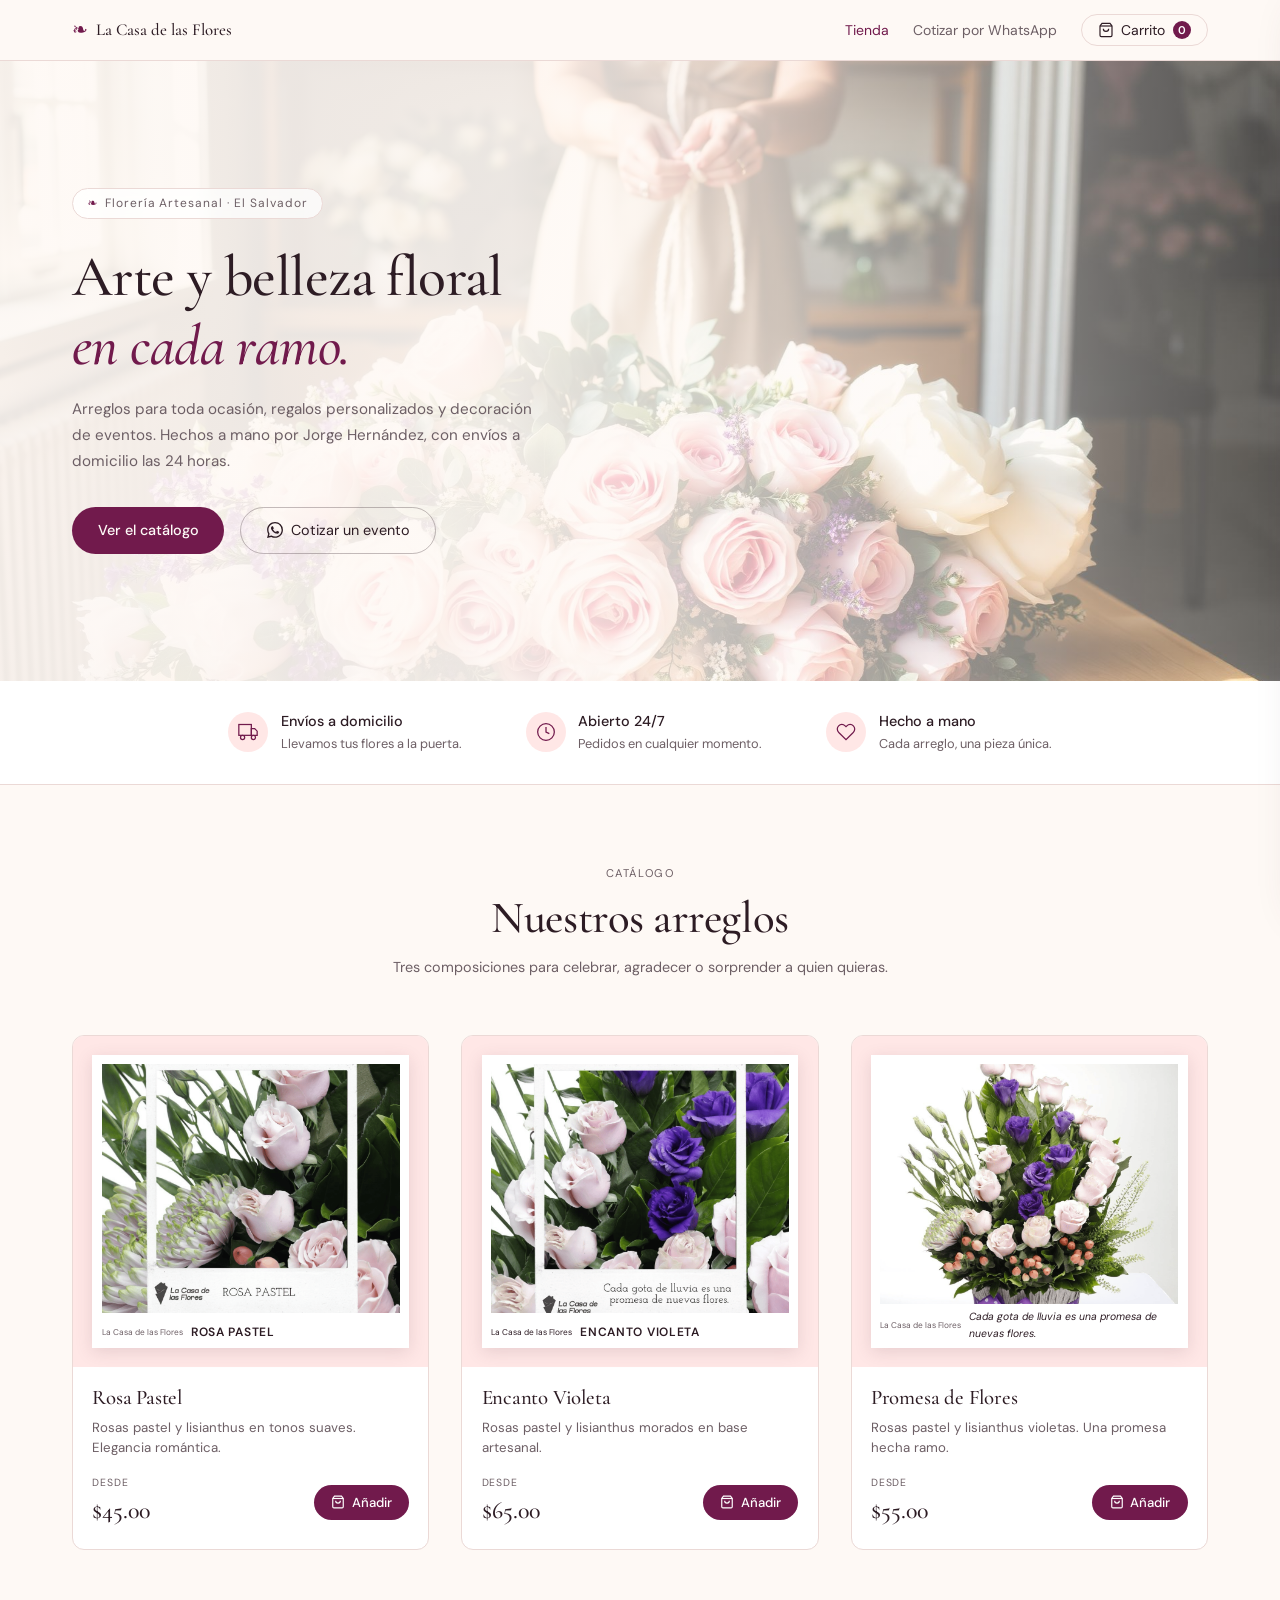
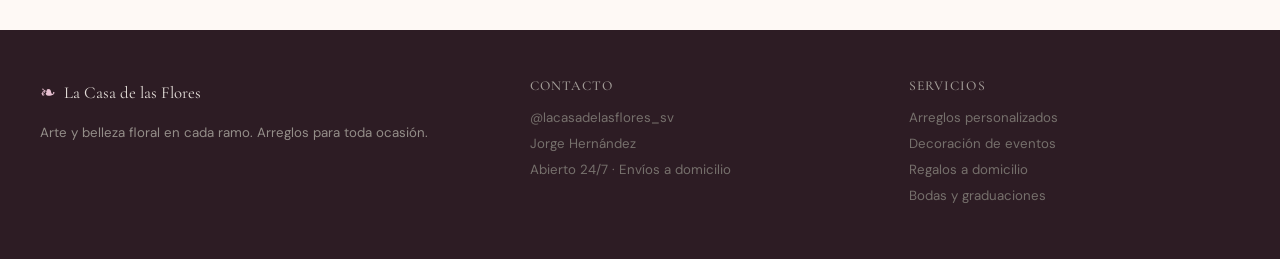
<file: index.html>
<!DOCTYPE html>
<html lang="es">
<head>
  <meta charset="UTF-8">
  <meta name="viewport" content="width=device-width, initial-scale=1.0">
  <title>La Casa de las Flores | Florería Artesanal</title>
  <link rel="preconnect" href="https://fonts.googleapis.com">
  <link rel="preconnect" href="https://fonts.gstatic.com" crossorigin>
  <link href="https://fonts.googleapis.com/css2?family=Cormorant+Garamond:ital,wght@0,400;0,500;0,600;1,400;1,600&family=DM+Sans:wght@300;400;500&display=swap" rel="stylesheet">
  <link rel="stylesheet" href="style.css">
  <link rel="icon" type="image/png" href="img/minilogo.png?v=1">
</head>
<body>

  <header class="nav-header">
    <nav class="nav-inner">
      <a href="index.html" class="logo">
        <span class="logo-icon">❧</span>
        <span class="logo-text">La Casa de las Flores</span>
      </a>
      <div class="nav-links">
        <a href="#catalogo" class="nav-link nav-link--active">Tienda</a>
        <a href="https://wa.me/50377633421?text=Hola,%20me%20gustar%C3%ADa%20cotizar%20un%20evento%20con%20La%20Casa%20de%20las%20Flores." target="_blank" class="nav-link">Cotizar por WhatsApp</a>
        <button class="cart-btn" onclick="toggleCart()">
          <svg width="16" height="16" viewBox="0 0 24 24" fill="none" stroke="currentColor" stroke-width="1.8"><path d="M6 2L3 6v14a2 2 0 002 2h14a2 2 0 002-2V6l-3-4z"/><line x1="3" y1="6" x2="21" y2="6"/><path d="M16 10a4 4 0 01-8 0"/></svg>
          Carrito
          <span class="cart-badge" id="cart-count">0</span>
        </button>
      </div>
    </nav>
  </header>

  <main>

    <section class="hero">
      <div class="hero-bg">
        <img src="img/hero-flores.jpg" alt="Flores" class="hero-img" onerror="this.style.display='none'">
        <div class="hero-overlay"></div>
      </div>
      <div class="hero-content">
        <div class="hero-badge">
          <span class="hero-badge-icon">❧</span>
          Florería Artesanal · El Salvador
        </div>
        <h1 class="hero-title">
          Arte y belleza floral<br>
          <em class="hero-title-em">en cada ramo.</em>
        </h1>
        <p class="hero-desc">
          Arreglos para toda ocasión, regalos personalizados y decoración de eventos.
          Hechos a mano por Jorge Hernández, con envíos a domicilio las 24 horas.
        </p>
        <div class="hero-actions">
          <a href="#catalogo" class="btn-primary">Ver el catálogo</a>
          <a href="https://wa.me/50377633421?text=Hola,%20me%20gustar%C3%ADa%20cotizar%20un%20evento%20con%20La%20Casa%20de%20las%20Flores." target="_blank" class="btn-ghost" style="gap: 0.5rem;">
            <svg xmlns="http://www.w3.org/2000/svg" width="16" height="16" fill="currentColor" viewBox="0 0 24 24"><path d="M17.472 14.382c-.297-.149-1.758-.867-2.03-.967-.273-.099-.471-.148-.67.15-.197.297-.767.966-.94 1.164-.173.199-.347.223-.644.075-.297-.15-1.255-.463-2.39-1.475-.883-.788-1.48-1.761-1.653-2.059-.173-.297-.018-.458.13-.606.134-.133.298-.347.446-.52.149-.174.198-.298.298-.497.099-.198.05-.371-.025-.52-.075-.149-.669-1.612-.916-2.207-.242-.579-.487-.5-.669-.51-.173-.008-.371-.01-.57-.01-.198 0-.52.074-.792.372-.272.297-1.04 1.016-1.04 2.479 0 1.462 1.065 2.875 1.213 3.074.149.198 2.096 3.2 5.077 4.487.709.306 1.262.489 1.694.625.712.227 1.36.195 1.871.118.571-.085 1.758-.719 2.006-1.413.248-.694.248-1.289.173-1.413-.074-.124-.272-.198-.57-.347m-5.421 7.403h-.004a9.87 9.87 0 01-5.031-1.378l-.361-.214-3.741.982.998-3.648-.235-.374a9.86 9.86 0 01-1.51-5.26c.001-5.45 4.436-9.884 9.888-9.884 2.64 0 5.122 1.03 6.988 2.898a9.825 9.825 0 012.893 6.994c-.003 5.45-4.437 9.884-9.885 9.884m8.413-18.297A11.815 11.815 0 0012.05 0C5.495 0 .16 5.335.157 11.892c0 2.096.547 4.142 1.588 5.945L.057 24l6.305-1.654a11.882 11.882 0 005.683 1.448h.005c6.554 0 11.89-5.335 11.893-11.893a11.821 11.821 0 00-3.48-8.413Z"/></svg>
            Cotizar un evento
          </a>
        </div>
      </div>
    </section>

    <section class="features">
      <div class="features-inner">
        <div class="feature-item">
          <div class="feature-icon">
            <svg width="20" height="20" viewBox="0 0 24 24" fill="none" stroke="currentColor" stroke-width="1.5"><rect x="1" y="3" width="15" height="13"/><polygon points="16 8 20 8 23 11 23 16 16 16 16 8"/><circle cx="5.5" cy="18.5" r="2.5"/><circle cx="18.5" cy="18.5" r="2.5"/></svg>
          </div>
          <div>
            <strong>Envíos a domicilio</strong>
            <p>Llevamos tus flores a la puerta.</p>
          </div>
        </div>
        <div class="feature-item">
          <div class="feature-icon">
            <svg width="20" height="20" viewBox="0 0 24 24" fill="none" stroke="currentColor" stroke-width="1.5"><circle cx="12" cy="12" r="10"/><polyline points="12 6 12 12 16 14"/></svg>
          </div>
          <div>
            <strong>Abierto 24/7</strong>
            <p>Pedidos en cualquier momento.</p>
          </div>
        </div>
        <div class="feature-item">
          <div class="feature-icon">
            <svg width="20" height="20" viewBox="0 0 24 24" fill="none" stroke="currentColor" stroke-width="1.5"><path d="M20.84 4.61a5.5 5.5 0 00-7.78 0L12 5.67l-1.06-1.06a5.5 5.5 0 00-7.78 7.78l1.06 1.06L12 21.23l7.78-7.78 1.06-1.06a5.5 5.5 0 000-7.78z"/></svg>
          </div>
          <div>
            <strong>Hecho a mano</strong>
            <p>Cada arreglo, una pieza única.</p>
          </div>
        </div>
      </div>
    </section>

    <section class="catalog" id="catalogo">
      <div class="catalog-header">
        <span class="section-label">CATÁLOGO</span>
        <h2 class="section-title">Nuestros arreglos</h2>
        <p class="section-sub">Tres composiciones para celebrar, agradecer o sorprender a quien quieras.</p>
      </div>

      <div class="products-grid">

        <div class="product-card">
          <div class="product-photo">
            <div class="polaroid-frame">
              <img src="img/rosa-pastel.png" alt="Rosa Pastel" onerror="this.src='https://images.unsplash.com/photo-1490750967868-88df5691cc06?w=400&q=80'">
              <div class="polaroid-label">
                <span class="polaroid-logo">La Casa de las Flores</span>
                <span class="polaroid-name">ROSA PASTEL</span>
              </div>
            </div>
          </div>
          <div class="product-info">
            <h3 class="product-name">Rosa Pastel</h3>
            <p class="product-desc">Rosas pastel y lisianthus en tonos suaves. Elegancia romántica.</p>
            <div class="product-footer">
              <div class="product-price">
                <span class="price-label">DESDE</span>
                <span class="price-amount">$45.00</span>
              </div>
              <button class="btn-add" onclick="addToCart('prod-1', 'Arreglo Rosa Pastel', 45.00)">
                <svg width="14" height="14" viewBox="0 0 24 24" fill="none" stroke="currentColor" stroke-width="2"><path d="M6 2L3 6v14a2 2 0 002 2h14a2 2 0 002-2V6l-3-4z"/><line x1="3" y1="6" x2="21" y2="6"/><path d="M16 10a4 4 0 01-8 0"/></svg>
                Añadir
              </button>
            </div>
          </div>
        </div>

        <div class="product-card product-card--featured">
          <div class="product-photo">
            <div class="polaroid-frame">
              <img src="img/promesa-flores.png" alt="Encanto Violeta" onerror="this.src='https://images.unsplash.com/photo-1487530811015-780eec3a0a22?w=400&q=80'">
              <div class="polaroid-label polaroid-label--dark">
                <span class="polaroid-logo">La Casa de las Flores</span>
                <span class="polaroid-name">ENCANTO VIOLETA</span>
              </div>
            </div>
          </div>
          <div class="product-info">
            <h3 class="product-name">Encanto Violeta</h3>
            <p class="product-desc">Rosas pastel y lisianthus morados en base artesanal.</p>
            <div class="product-footer">
              <div class="product-price">
                <span class="price-label">DESDE</span>
                <span class="price-amount">$65.00</span>
              </div>
              <button class="btn-add" onclick="addToCart('prod-2', 'Encanto Violeta', 65.00)">
                <svg width="14" height="14" viewBox="0 0 24 24" fill="none" stroke="currentColor" stroke-width="2"><path d="M6 2L3 6v14a2 2 0 002 2h14a2 2 0 002-2V6l-3-4z"/><line x1="3" y1="6" x2="21" y2="6"/><path d="M16 10a4 4 0 01-8 0"/></svg>
                Añadir
              </button>
            </div>
          </div>
        </div>

        <div class="product-card">
          <div class="product-photo">
            <div class="polaroid-frame">
              <img src="img/arreglo-morado.png" alt="Promesa de Flores" onerror="this.src='https://images.unsplash.com/photo-1465189684280-6a8fa9b19a7a?w=400&q=80'">
              <div class="polaroid-label">
                <span class="polaroid-logo">La Casa de las Flores</span>
                <span class="polaroid-name polaroid-name--italic">Cada gota de lluvia es una promesa de nuevas flores.</span>
              </div>
            </div>
          </div>
          <div class="product-info">
            <h3 class="product-name">Promesa de Flores</h3>
            <p class="product-desc">Rosas pastel y lisianthus violetas. Una promesa hecha ramo.</p>
            <div class="product-footer">
              <div class="product-price">
                <span class="price-label">DESDE</span>
                <span class="price-amount">$55.00</span>
              </div>
              <button class="btn-add" onclick="addToCart('prod-3', 'Promesa de Flores', 55.00)">
                <svg width="14" height="14" viewBox="0 0 24 24" fill="none" stroke="currentColor" stroke-width="2"><path d="M6 2L3 6v14a2 2 0 002 2h14a2 2 0 002-2V6l-3-4z"/><line x1="3" y1="6" x2="21" y2="6"/><path d="M16 10a4 4 0 01-8 0"/></svg>
                Añadir
              </button>
            </div>
          </div>
        </div>

      </div>
    </section>

  </main>

  <footer class="site-footer">
    <div class="footer-inner">
      <div class="footer-brand">
        <div class="footer-logo">
          <span class="logo-icon">❧</span>
          <span>La Casa de las Flores</span>
        </div>
        <p>Arte y belleza floral en cada ramo. Arreglos para toda ocasión.</p>
      </div>
      <div class="footer-col">
        <h4>Contacto</h4>
        <p>@lacasadelasflores_sv</p>
        <p>Jorge Hernández</p>
        <p>Abierto 24/7 · Envíos a domicilio</p>
      </div>
      <div class="footer-col">
        <h4>Servicios</h4>
        <p>Arreglos personalizados</p>
        <p>Decoración de eventos</p>
        <p>Regalos a domicilio</p>
        <p>Bodas y graduaciones</p>
      </div>
    </div>
  </footer>

  <div id="cart-overlay" class="overlay" onclick="toggleCart()"></div>
  <aside id="cart-sidebar" class="sidebar">
    <div class="sidebar-header">
      <h2>Tu pedido</h2>
      <button class="btn-close" onclick="toggleCart()">✕</button>
    </div>
    <div class="sidebar-body">
      <div id="cart-items"></div>
      <div class="checkout-form">
        <h3>Datos de entrega</h3>
        <label class="form-label">Tu nombre</label>
        <input type="text" id="client-name" class="form-input" placeholder="María Pérez">
        <label class="form-label">Método de entrega</label>
        <select id="delivery-method" class="form-input" onchange="toggleDelivery()">
          <option value="">Seleccione una opción...</option>
          <option value="delivery">Delivery a domicilio</option>
          <option value="pickup">Retirar en tienda</option>
        </select>
        <div id="delivery-extra" style="display:none;">
          <label class="form-label">Dirección de entrega</label>
          <textarea id="delivery-address" class="form-input" rows="2" placeholder="Colonia, calle, casa..."></textarea>
        </div>
        <label class="form-label">Notas del pedido</label>
        <textarea id="order-notes" class="form-input" rows="2" placeholder="Color preferido, ocasión especial..."></textarea>
      </div>
    </div>
    <div class="cart-footer">
      <button class="btn-empty" onclick="emptyCart()">🗑 Vaciar carrito</button>
      <div class="cart-total-row">
        <span>Total</span>
        <span id="cart-total">$0.00</span>
      </div>
      <button class="btn-whatsapp" id="btn-whatsapp" onclick="sendWhatsApp()">
        <svg xmlns="http://www.w3.org/2000/svg" width="18" height="18" fill="currentColor" viewBox="0 0 24 24"><path d="M17.472 14.382c-.297-.149-1.758-.867-2.03-.967-.273-.099-.471-.148-.67.15-.197.297-.767.966-.94 1.164-.173.199-.347.223-.644.075-.297-.15-1.255-.463-2.39-1.475-.883-.788-1.48-1.761-1.653-2.059-.173-.297-.018-.458.13-.606.134-.133.298-.347.446-.52.149-.174.198-.298.298-.497.099-.198.05-.371-.025-.52-.075-.149-.669-1.612-.916-2.207-.242-.579-.487-.5-.669-.51-.173-.008-.371-.01-.57-.01-.198 0-.52.074-.792.372-.272.297-1.04 1.016-1.04 2.479 0 1.462 1.065 2.875 1.213 3.074.149.198 2.096 3.2 5.077 4.487.709.306 1.262.489 1.694.625.712.227 1.36.195 1.871.118.571-.085 1.758-.719 2.006-1.413.248-.694.248-1.289.173-1.413-.074-.124-.272-.198-.57-.347m-5.421 7.403h-.004a9.87 9.87 0 01-5.031-1.378l-.361-.214-3.741.982.998-3.648-.235-.374a9.86 9.86 0 01-1.51-5.26c.001-5.45 4.436-9.884 9.888-9.884 2.64 0 5.122 1.03 6.988 2.898a9.825 9.825 0 012.893 6.994c-.003 5.45-4.437 9.884-9.885 9.884m8.413-18.297A11.815 11.815 0 0012.05 0C5.495 0 .16 5.335.157 11.892c0 2.096.547 4.142 1.588 5.945L.057 24l6.305-1.654a11.882 11.882 0 005.683 1.448h.005c6.554 0 11.89-5.335 11.893-11.893a11.821 11.821 0 00-3.48-8.413Z"/></svg>
        Confirmar por WhatsApp
      </button>
    </div>
  </aside>

  <script src="app.js"></script>
</body>
</html>
</file>
<file: style.css>
/* ─── TOKENS ─── */
:root {
  --background: oklch(0.985 0.008 60);
  --foreground: oklch(0.25 0.03 350);
  --card:        oklch(1 0 0);
  --primary:     oklch(0.38 0.13 350);
  --primary-fg:  oklch(0.99 0.005 60);
  --accent:      oklch(0.85 0.06 350);
  --muted:       oklch(0.95 0.012 60);
  --muted-fg:    oklch(0.5 0.02 350);
  --border:      oklch(0.9 0.02 30);
  --blush:       oklch(0.95 0.03 20);
  --rose-soft:   oklch(0.85 0.05 350);
  --leaf:        oklch(0.45 0.08 145);
  --shadow:      0 4px 24px oklch(0.4 0.05 350 / 0.10);
  --shadow-lg:   0 12px 40px oklch(0.4 0.05 350 / 0.18);
  --radius:      0.75rem;
  --font-serif:  'Cormorant Garamond', Georgia, serif;
  --font-sans:   'DM Sans', system-ui, sans-serif;
}

/* ─── RESET ─── */
*, *::before, *::after { box-sizing: border-box; margin: 0; padding: 0; }
html { scroll-behavior: smooth; }

body {
  background: var(--background);
  color: var(--foreground);
  font-family: var(--font-sans);
  font-size: 15px;
  line-height: 1.6;
}

img { display: block; max-width: 100%; }
a { color: inherit; text-decoration: none; }

h1, h2, h3, h4 {
  font-family: var(--font-serif);
  font-weight: 500;
  letter-spacing: -0.01em;
  line-height: 1.2;
}

/* ─── NAV ─── */
.nav-header {
  position: sticky;
  top: 0;
  z-index: 100;
  background: var(--background);
  border-bottom: 1px solid var(--border);
}

.nav-inner {
  max-width: 1200px;
  margin: 0 auto;
  padding: 0 2rem;
  height: 60px;
  display: flex;
  align-items: center;
  justify-content: space-between;
}

.logo {
  display: flex;
  align-items: center;
  gap: 0.5rem;
  font-family: var(--font-serif);
  font-size: 1.05rem;
  color: var(--foreground);
  font-weight: 500;
}

.logo-icon {
  color: var(--primary);
  font-size: 1.2rem;
}

.nav-links {
  display: flex;
  align-items: center;
  gap: 1.5rem;
}

.nav-link {
  font-size: 0.875rem;
  color: var(--muted-fg);
  font-weight: 400;
  transition: color 0.2s;
}

.nav-link:hover,
.nav-link--active {
  color: var(--primary);
}

.cart-btn {
  display: flex;
  align-items: center;
  gap: 0.4rem;
  background: transparent;
  border: 1px solid var(--border);
  border-radius: 2rem;
  padding: 0.4rem 1rem;
  font-size: 0.875rem;
  font-family: var(--font-sans);
  cursor: pointer;
  color: var(--foreground);
  transition: border-color 0.2s;
  position: relative;
}

.cart-btn:hover { border-color: var(--primary); color: var(--primary); }

.cart-badge {
  background: var(--primary);
  color: white;
  font-size: 0.7rem;
  font-weight: 600;
  width: 18px;
  height: 18px;
  border-radius: 50%;
  display: flex;
  align-items: center;
  justify-content: center;
  margin-left: 2px;
}

/* ─── HERO ─── */
.hero {
  position: relative;
  height: 620px;
  display: flex;
  align-items: center;
  overflow: hidden;
}

.hero-bg {
  position: absolute;
  inset: 0;
}

.hero-img {
  width: 100%;
  height: 100%;
  object-fit: cover;
  object-position: center 30%;
}

.hero-overlay {
  position: absolute;
  inset: 0;
  background: linear-gradient(
    to right,
    oklch(0.985 0.008 60 / 0.92) 40%,
    oklch(0.985 0.008 60 / 0.3) 100%
  );
}

/* Fallback gradient when no image */
.hero-bg:not(:has(.hero-img[src])) .hero-overlay,
.hero-bg .hero-img[style*="display:none"] ~ .hero-overlay {
  background: linear-gradient(135deg, var(--blush) 0%, oklch(0.92 0.04 350) 100%);
}

.hero-content {
  position: relative;
  max-width: 1200px;
  margin: 0 auto;
  padding: 0 2rem;
  width: 100%;
}

.hero-badge {
  display: inline-flex;
  align-items: center;
  gap: 0.4rem;
  background: oklch(1 0 0 / 0.7);
  border: 1px solid var(--border);
  border-radius: 2rem;
  padding: 0.3rem 0.9rem;
  font-size: 0.75rem;
  letter-spacing: 0.08em;
  color: var(--muted-fg);
  margin-bottom: 1.5rem;
  backdrop-filter: blur(8px);
}

.hero-badge-icon { color: var(--primary); }

.hero-title {
  font-size: clamp(2.4rem, 5vw, 3.6rem);
  color: var(--foreground);
  margin-bottom: 1rem;
  max-width: 580px;
}

.hero-title-em {
  font-style: italic;
  color: var(--primary);
}

.hero-desc {
  max-width: 460px;
  color: var(--muted-fg);
  margin-bottom: 2rem;
  font-size: 0.95rem;
  line-height: 1.7;
}

.hero-actions {
  display: flex;
  gap: 1rem;
  flex-wrap: wrap;
}

.btn-primary {
  background: var(--primary);
  color: var(--primary-fg);
  border: none;
  border-radius: 2rem;
  padding: 0.7rem 1.6rem;
  font-size: 0.9rem;
  font-family: var(--font-sans);
  font-weight: 500;
  cursor: pointer;
  transition: opacity 0.2s;
  display: inline-flex;
  align-items: center;
  gap: 0.4rem;
}

.btn-primary:hover { opacity: 0.88; }

.btn-ghost {
  background: transparent;
  color: var(--foreground);
  border: 1px solid oklch(0.3 0.03 350 / 0.3);
  border-radius: 2rem;
  padding: 0.7rem 1.6rem;
  font-size: 0.9rem;
  font-family: var(--font-sans);
  cursor: pointer;
  transition: border-color 0.2s;
  display: inline-flex;
  align-items: center;
}

.btn-ghost:hover { border-color: var(--primary); color: var(--primary); }

/* ─── FEATURES ─── */
.features {
  border-bottom: 1px solid var(--border);
  background: var(--card);
}

.features-inner {
  max-width: 1200px;
  margin: 0 auto;
  padding: 1.8rem 2rem;
  display: flex;
  justify-content: center;
  gap: 4rem;
  flex-wrap: wrap;
}

.feature-item {
  display: flex;
  align-items: center;
  gap: 0.8rem;
}

.feature-icon {
  width: 40px;
  height: 40px;
  border-radius: 50%;
  background: var(--blush);
  display: flex;
  align-items: center;
  justify-content: center;
  flex-shrink: 0;
  color: var(--primary);
}

.feature-item strong {
  display: block;
  font-weight: 500;
  font-size: 0.9rem;
  margin-bottom: 0.1rem;
}

.feature-item p {
  font-size: 0.8rem;
  color: var(--muted-fg);
  margin: 0;
}

/* ─── CATALOG ─── */
.catalog {
  max-width: 1200px;
  margin: 0 auto;
  padding: 5rem 2rem;
}

.catalog-header {
  text-align: center;
  margin-bottom: 3.5rem;
}

.section-label {
  display: block;
  font-size: 0.7rem;
  letter-spacing: 0.14em;
  color: var(--muted-fg);
  margin-bottom: 0.6rem;
}

.section-title {
  font-size: clamp(2rem, 4vw, 2.8rem);
  color: var(--foreground);
  margin-bottom: 0.6rem;
}

.section-sub {
  color: var(--muted-fg);
  font-size: 0.9rem;
  max-width: 500px;
  margin: 0 auto;
}

.products-grid {
  display: grid;
  grid-template-columns: repeat(3, 1fr);
  gap: 2rem;
}

/* ─── PRODUCT CARD ─── */
.product-card {
  background: var(--card);
  border: 1px solid var(--border);
  border-radius: var(--radius);
  overflow: hidden;
  transition: box-shadow 0.25s, transform 0.25s;
}

.product-card:hover {
  box-shadow: var(--shadow-lg);
  transform: translateY(-3px);
}

.product-photo {
  padding: 1.2rem;
  background: var(--blush);
  aspect-ratio: 3/2.8;
  display: flex;
  align-items: stretch;
}

/* Polaroid frame effect */
.polaroid-frame {
  background: white;
  padding: 0.6rem 0.6rem 2.2rem;
  box-shadow: 0 4px 16px oklch(0.4 0.05 350 / 0.15);
  width: 100%;
  display: flex;
  flex-direction: column;
  overflow: hidden;
  position: relative;
}

.polaroid-frame img {
  width: 100%;
  flex: 1;
  object-fit: cover;
  object-position: center;
  min-height: 0;
}

.polaroid-label {
  position: absolute;
  bottom: 0;
  left: 0;
  right: 0;
  padding: 0.35rem 0.6rem;
  background: white;
  display: flex;
  align-items: center;
  gap: 0.5rem;
}

.polaroid-logo {
  font-size: 0.52rem;
  color: var(--muted-fg);
  white-space: nowrap;
}

.polaroid-name {
  font-size: 0.75rem;
  font-weight: 600;
  letter-spacing: 0.06em;
  color: var(--foreground);
}

.polaroid-name--italic {
  font-style: italic;
  font-size: 0.65rem;
  letter-spacing: 0;
  font-weight: 400;
}

.polaroid-label--dark .polaroid-logo,
.polaroid-label--dark .polaroid-name {
  color: var(--foreground);
}

.product-info {
  padding: 1.2rem;
}

.product-name {
  font-family: var(--font-serif);
  font-size: 1.3rem;
  margin-bottom: 0.4rem;
}

.product-desc {
  font-size: 0.83rem;
  color: var(--muted-fg);
  margin-bottom: 1rem;
  line-height: 1.55;
}

.product-footer {
  display: flex;
  align-items: center;
  justify-content: space-between;
}

.product-price {
  display: flex;
  flex-direction: column;
}

.price-label {
  font-size: 0.65rem;
  letter-spacing: 0.08em;
  color: var(--muted-fg);
}

.price-amount {
  font-family: var(--font-serif);
  font-size: 1.5rem;
  font-weight: 500;
  color: var(--foreground);
}

.btn-add {
  display: inline-flex;
  align-items: center;
  gap: 0.4rem;
  background: var(--primary);
  color: white;
  border: none;
  border-radius: 2rem;
  padding: 0.55rem 1.1rem;
  font-size: 0.82rem;
  font-family: var(--font-sans);
  font-weight: 500;
  cursor: pointer;
  transition: opacity 0.2s;
}

.btn-add:hover { opacity: 0.85; }

/* ─── FOOTER ─── */
.site-footer {
  background: var(--foreground);
  color: oklch(0.9 0.01 60);
  padding: 3rem 2rem;
  margin-top: 0;
}

.footer-inner {
  max-width: 1200px;
  margin: 0 auto;
  display: grid;
  grid-template-columns: 2fr 1.5fr 1.5fr;
  gap: 3rem;
}

.footer-logo {
  display: flex;
  align-items: center;
  gap: 0.5rem;
  font-family: var(--font-serif);
  font-size: 1.05rem;
  margin-bottom: 0.8rem;
}

.footer-logo .logo-icon { color: var(--rose-soft); }

.footer-brand p {
  font-size: 0.83rem;
  color: oklch(0.65 0.01 60);
  line-height: 1.6;
}

.footer-col h4 {
  font-family: var(--font-serif);
  font-size: 0.85rem;
  letter-spacing: 0.08em;
  text-transform: uppercase;
  color: oklch(0.7 0.01 60);
  margin-bottom: 0.8rem;
}

.footer-col p {
  font-size: 0.83rem;
  color: oklch(0.55 0.01 60);
  margin-bottom: 0.3rem;
}

/* ─── CART SIDEBAR ─── */
.overlay {
  display: none;
  position: fixed;
  inset: 0;
  background: oklch(0 0 0 / 0.3);
  z-index: 200;
}

.overlay.active { display: block; }

.sidebar {
  position: fixed;
  right: -420px;
  top: 0;
  height: 100vh;
  width: 400px;
  max-width: 95vw;
  background: var(--card);
  z-index: 300;
  display: flex;
  flex-direction: column;
  box-shadow: var(--shadow-lg);
  transition: right 0.3s cubic-bezier(0.4,0,0.2,1);
  border-left: 1px solid var(--border);
}

.sidebar.active { right: 0; }

.sidebar-header {
  padding: 1.2rem 1.5rem;
  border-bottom: 1px solid var(--border);
  display: flex;
  align-items: center;
  justify-content: space-between;
}

.sidebar-header h2 {
  font-size: 1.1rem;
}

.btn-close {
  background: none;
  border: none;
  font-size: 1rem;
  cursor: pointer;
  color: var(--muted-fg);
  padding: 0.2rem 0.5rem;
}

.btn-close:hover { color: var(--foreground); }

.sidebar-body {
  flex: 1;
  overflow-y: auto;
  padding: 1rem 1.5rem;
}

#cart-items { margin-bottom: 1.5rem; }

.cart-item {
  display: flex;
  justify-content: space-between;
  align-items: center;
  padding: 0.75rem 0;
  border-bottom: 1px solid var(--border);
  gap: 0.5rem;
}

.cart-item-title {
  font-size: 0.85rem;
  flex: 1;
}

.cart-item-controls {
  display: flex;
  align-items: center;
  gap: 0.7rem;
}

.qty-controls {
  display: flex;
  align-items: center;
  gap: 0.4rem;
}

.qty-btn {
  width: 24px;
  height: 24px;
  border-radius: 50%;
  border: 1px solid var(--border);
  background: none;
  cursor: pointer;
  font-size: 0.85rem;
  display: flex;
  align-items: center;
  justify-content: center;
}

.qty-btn:hover { background: var(--muted); }

.item-price {
  font-size: 0.85rem;
  font-weight: 500;
  min-width: 50px;
  text-align: right;
}

/* checkout form inside cart */
.checkout-form h3 {
  font-size: 0.9rem;
  margin-bottom: 1rem;
  color: var(--muted-fg);
  text-transform: uppercase;
  letter-spacing: 0.07em;
}

.form-label {
  display: block;
  font-size: 0.78rem;
  color: var(--muted-fg);
  margin-bottom: 0.3rem;
  margin-top: 0.8rem;
}

.form-input {
  width: 100%;
  border: 1px solid var(--border);
  border-radius: 0.5rem;
  padding: 0.55rem 0.75rem;
  font-size: 0.85rem;
  font-family: var(--font-sans);
  background: var(--background);
  color: var(--foreground);
  resize: vertical;
}

.form-input:focus {
  outline: none;
  border-color: var(--primary);
}

.cart-footer {
  padding: 1rem 1.5rem;
  border-top: 1px solid var(--border);
  display: flex;
  flex-direction: column;
  gap: 0.75rem;
}

.btn-empty {
  background: none;
  border: none;
  font-size: 0.78rem;
  color: var(--muted-fg);
  cursor: pointer;
  text-align: left;
  padding: 0;
}

.btn-empty:hover { color: var(--foreground); }

.cart-total-row {
  display: flex;
  justify-content: space-between;
  align-items: center;
  font-weight: 500;
}

.btn-whatsapp {
  background: #25d366;
  color: white;
  border: none;
  border-radius: 2rem;
  padding: 0.75rem 1rem;
  font-size: 0.9rem;
  font-family: var(--font-sans);
  font-weight: 500;
  cursor: pointer;
  display: flex;
  align-items: center;
  justify-content: center;
  gap: 0.5rem;
  transition: opacity 0.2s;
}

.btn-whatsapp:hover { opacity: 0.9; }
.btn-whatsapp:disabled { opacity: 0.5; cursor: default; }

/* ─── RESPONSIVE ─── */
@media (max-width: 768px) {
  .products-grid { grid-template-columns: 1fr; }
  .footer-inner { grid-template-columns: 1fr; gap: 1.5rem; }
  .features-inner { gap: 1.5rem; }
  .hero { height: 520px; }
  .nav-links { gap: 0.8rem; }
  .nav-link { display: none; }
}
</file>
